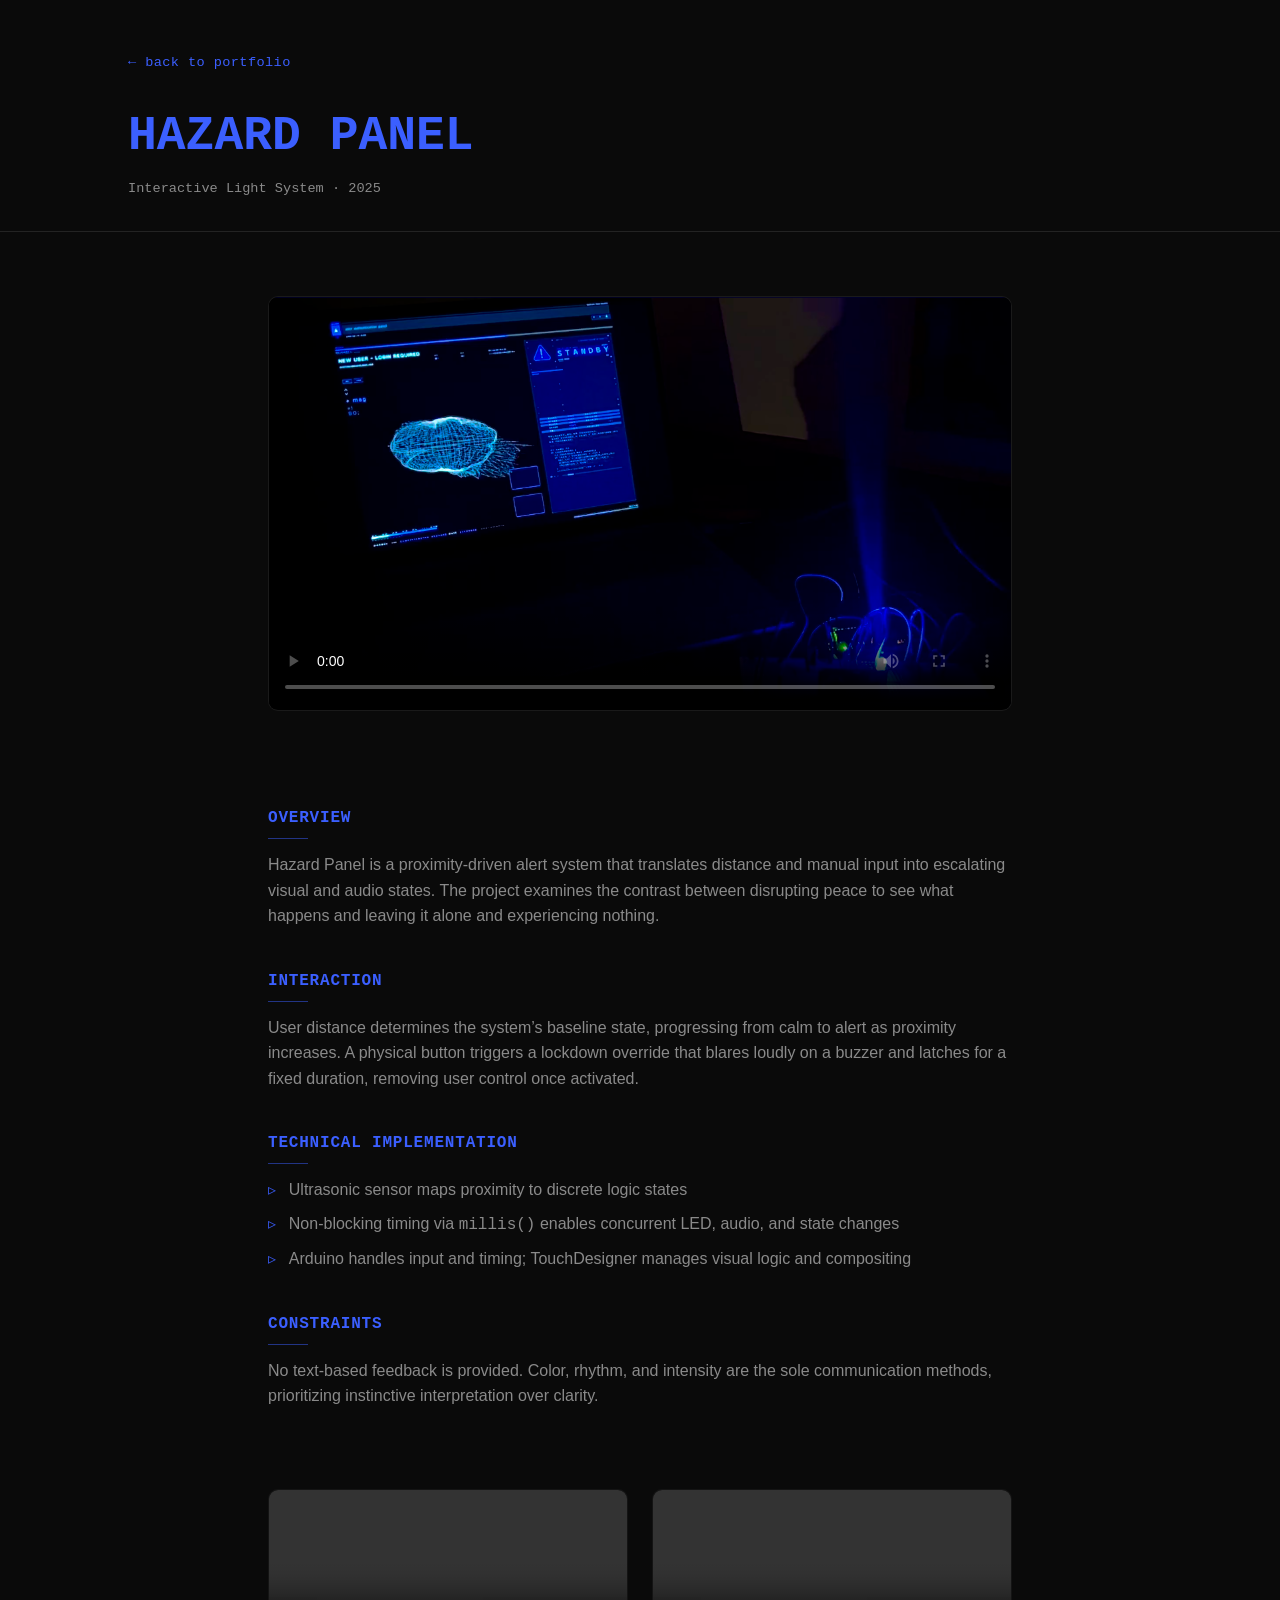
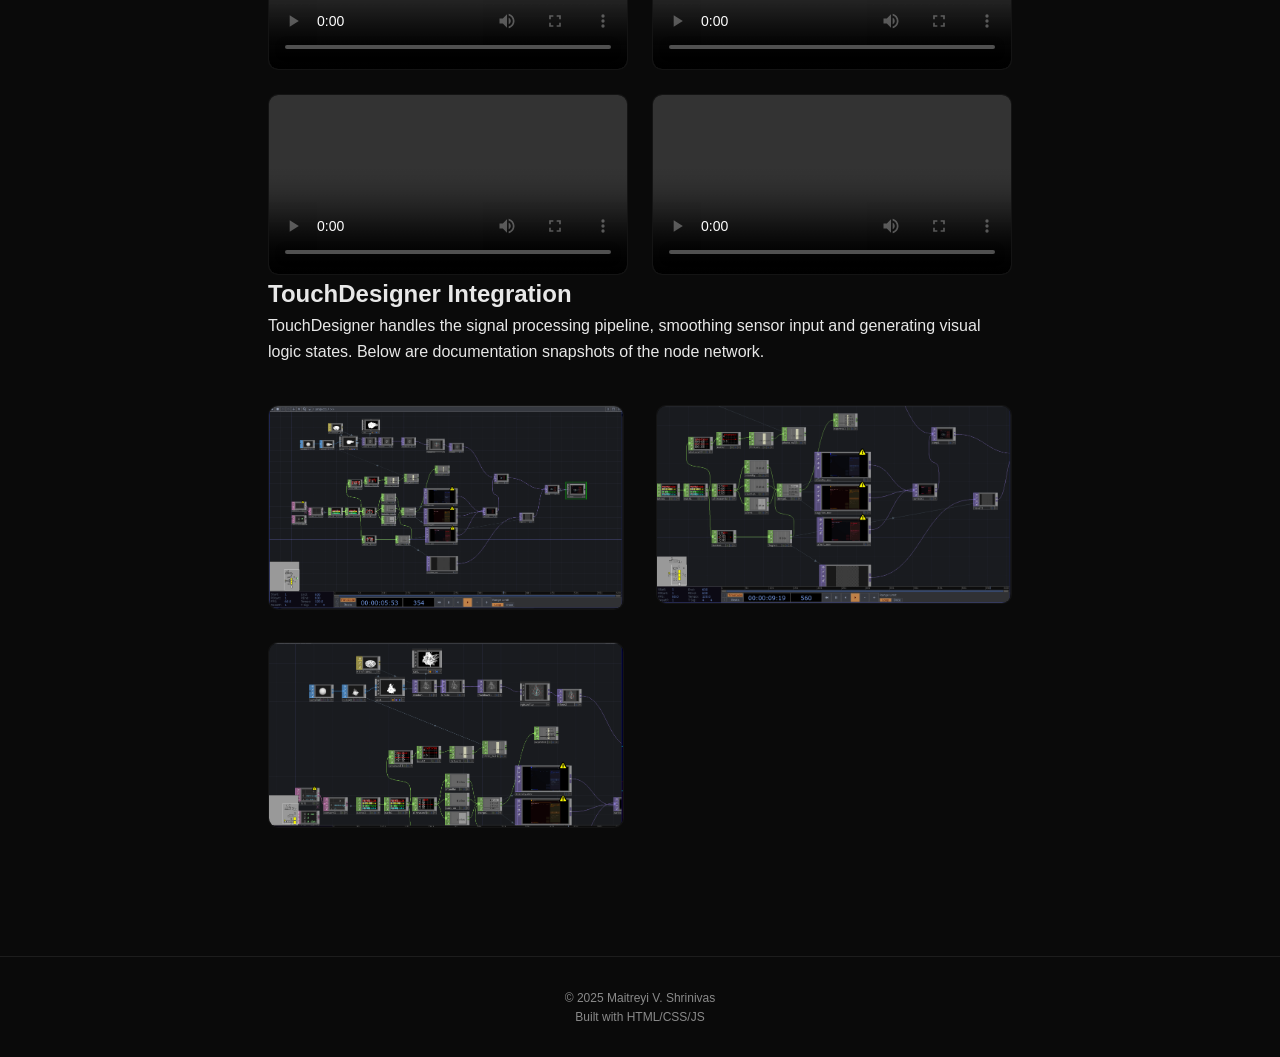
<file: projects/hazard.html>
<!DOCTYPE html>
<html lang="en">
<head>
  <meta charset="UTF-8">
  <meta name="viewport" content="width=device-width, initial-scale=1.0">
  <title>Hazard Panel | Maitreyi V. Shrinivas</title>
  <link rel="stylesheet" href="../style.css">
  <style>
    /* ===== GLOBAL RESET ===== */
* {
  margin: 0;
  padding: 0;
  box-sizing: border-box;
}

body {
  font-family: 'Barlow', sans-serif;
  background-color: #0a0a0a;
  color: #e8e8e8;
  line-height: 1.6;
  overflow-x: hidden;
}

/* ===== COLOR SYSTEM ===== */
:root {
  --accent-blue: #3b5fff;
  --accent-red: #ff3b3b;
  --panel-dark: #111;
  --panel-border: rgba(255,255,255,0.08);
  --text-dim: #8a8a8a;
}

/* ===== PAGE HEADER ===== */
header {
  text-align: left;
  padding: 3rem 10vw 2rem;
  border-bottom: 1px solid rgba(255,255,255,0.1);
}

header .back {
  color: var(--accent-blue);
  text-decoration: none;
  font-family: 'IBM Plex Mono', monospace;
  font-size: 0.85rem;
  letter-spacing: 0.03em;
}

header h1 {
  margin-top: 1.5rem;
  font-family: 'IBM Plex Mono', monospace;
  text-transform: uppercase;
  color: var(--accent-blue);
  font-size: clamp(2rem, 5vw, 3rem);
}

.meta {
  color: var(--text-dim);
  font-family: 'IBM Plex Mono', monospace;
  font-size: 0.85rem;
  margin-top: 0.2rem;
}

/* ===== MAIN LAYOUT ===== */
main {
  padding: 4rem 10vw;
  max-width: 1000px;
  margin: auto;
}

/* ===== HERO VIDEO ===== */
.hero video,
.hero img {
  width: 100%;
  border-radius: 10px;
  border: 1px solid rgba(255,255,255,0.1);
  background: #000;
  margin-bottom: 3rem;
}

/* ===== DETAILS ===== */
.details h2 {
  font-family: 'IBM Plex Mono', monospace;
  color: var(--accent-blue);
  text-transform: uppercase;
  font-size: 1rem;
  letter-spacing: 0.05em;
  margin: 2.5rem 0 0.8rem;
  position: relative;
}

.details h2::after {
  content: "";
  display: block;
  width: 2.5rem;
  height: 1px;
  background: var(--accent-blue);
  opacity: 0.5;
  margin-top: 0.4rem;
}

.details p,
.details ul {
  color: var(--text-dim);
  font-size: 1rem;
  margin-bottom: 1.4rem;
}

.details ul {
  list-style: none;
}

.details li {
  padding-left: 1.3rem;
  position: relative;
  margin-bottom: 0.5rem;
}

.details li::before {
  content: "▹";
  position: absolute;
  left: 0;
  color: var(--accent-blue);
  opacity: 0.9;
}

/* ===== STATE GRID ===== */
.state-grid {
  margin-top: 2rem;
  display: grid;
  grid-template-columns: repeat(auto-fit, minmax(280px, 1fr));
  gap: 1.5rem;
}

.state-grid video {
  width: 100%;
  border-radius: 10px;
  border: 1px solid var(--panel-border);
  background: #000;
}

/* ===== DOC GRID ===== */
.doc-grid {
  margin-top: 2.5rem;
  display: grid;
  grid-template-columns: repeat(auto-fit, minmax(320px, 1fr));
  gap: 2rem;
}

.doc-grid img {
  width: 100%;
  border-radius: 10px;
  border: 1px solid var(--panel-border);
  background: #000;
}

/* ===== FOOTER ===== */
footer {
  text-align: center;
  padding: 2rem 0;
  border-top: 1px solid rgba(255,255,255,0.08);
  font-size: 0.75rem;
  color: var(--text-dim);
  margin-top: 4rem;
}

/* ===== RESPONSIVE ===== */
@media (max-width: 900px) {
  main {
    padding: 3rem 6vw;
  }
}
@media (max-width: 600px) {
  header {
    padding: 2rem 6vw;
  }
  main {
    padding: 2rem 6vw;
  }
}

  </style>
</head>

<body>

  <header>
    <a href="../index.html" class="back">← back to portfolio</a>
    <h1>Hazard Panel</h1>
    <p class="meta">Interactive Light System · 2025</p>
  </header>

  <main>

    <!-- ===== HERO DEMO ===== -->
    <div class="hero">
      <video controls poster="../assets/hazard_thumb.png">
        <source src="../assets/laptop_demo.mp4" type="video/mp4">
      </video>
    </div>

    <!-- ===== INTRO TEXT ===== -->
   <section class="details">
  <h2>Overview</h2>
  <p>
    Hazard Panel is a proximity-driven alert system that translates distance and manual input into escalating
    visual and audio states. The project examines the contrast between disrupting peace to see what happens and leaving it alone and experiencing nothing.
  </p>

  <h2>Interaction</h2>
  <p>
    User distance determines the system’s baseline state, progressing from calm to alert as proximity
    increases. A physical button triggers a lockdown override that blares loudly on a buzzer and latches for a fixed duration,
    removing user control once activated.
  </p>

  <h2>Technical Implementation</h2>
  <ul>
    <li>Ultrasonic sensor maps proximity to discrete logic states</li>
    <li>Non-blocking timing via <code>millis()</code> enables concurrent LED, audio, and state changes</li>
    <li>Arduino handles input and timing; TouchDesigner manages visual logic and compositing</li>
  </ul>

  <h2>Constraints</h2>
  <p>
    No text-based feedback is provided. Color, rhythm, and intensity are the sole communication methods,
    prioritizing instinctive interpretation over clarity.
  </p>
</section>

<br>
      <div class="state-grid">
        <video controls>
          <source src="../assets/lockdown.mp4" type="video/mp4">
        </video>

        <video controls>
          <source src="../assets/standby.mp4" type="video/mp4">
        </video>

        <video controls>
          <source src="../assets/caution.mp4" type="video/mp4">
        </video>

        <video controls>
          <source src="../assets/alert.mp4" type="video/mp4">
        </video>
      </div>

      <h2>TouchDesigner Integration</h2>
      <p>
        TouchDesigner handles the signal processing pipeline, smoothing sensor input and
        generating visual logic states. Below are documentation snapshots of the node network.
      </p>

      <div class="doc-grid">
        <img src="../assets/hazard_td1.png" alt="TouchDesigner network full">
        <img src="../assets/hazard_td2.png" alt="TouchDesigner network close1">
        <img src="../assets/hazard_td3.png" alt="TouchDesigner network close2">
      </div>

    </section>
  </main>

  <footer style="text-align:center;padding:2rem 0;border-top:1px solid rgba(255,255,255,0.08);font-size:0.75rem;color:#8a8a8a;">
    © 2025 Maitreyi V. Shrinivas
    <p>Built with HTML/CSS/JS</p>
  </footer>

</body>
</html>
</file>
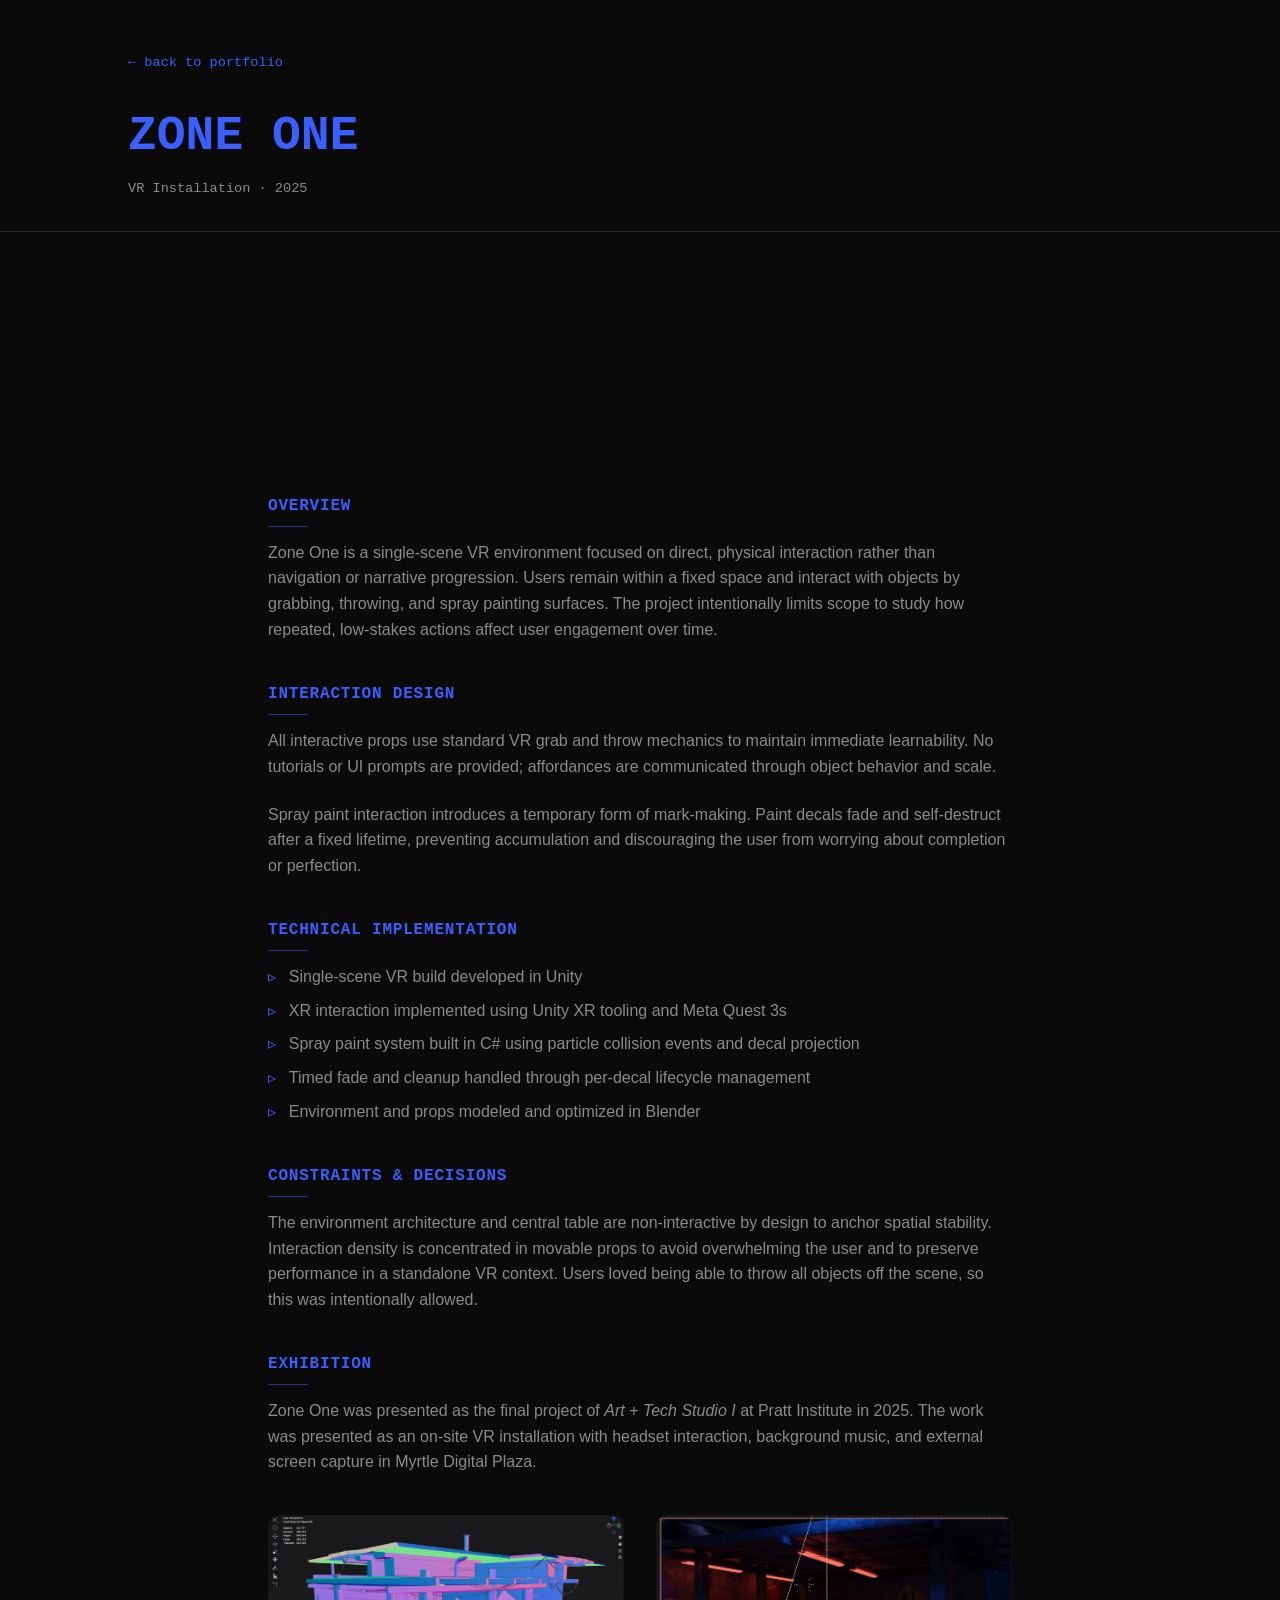
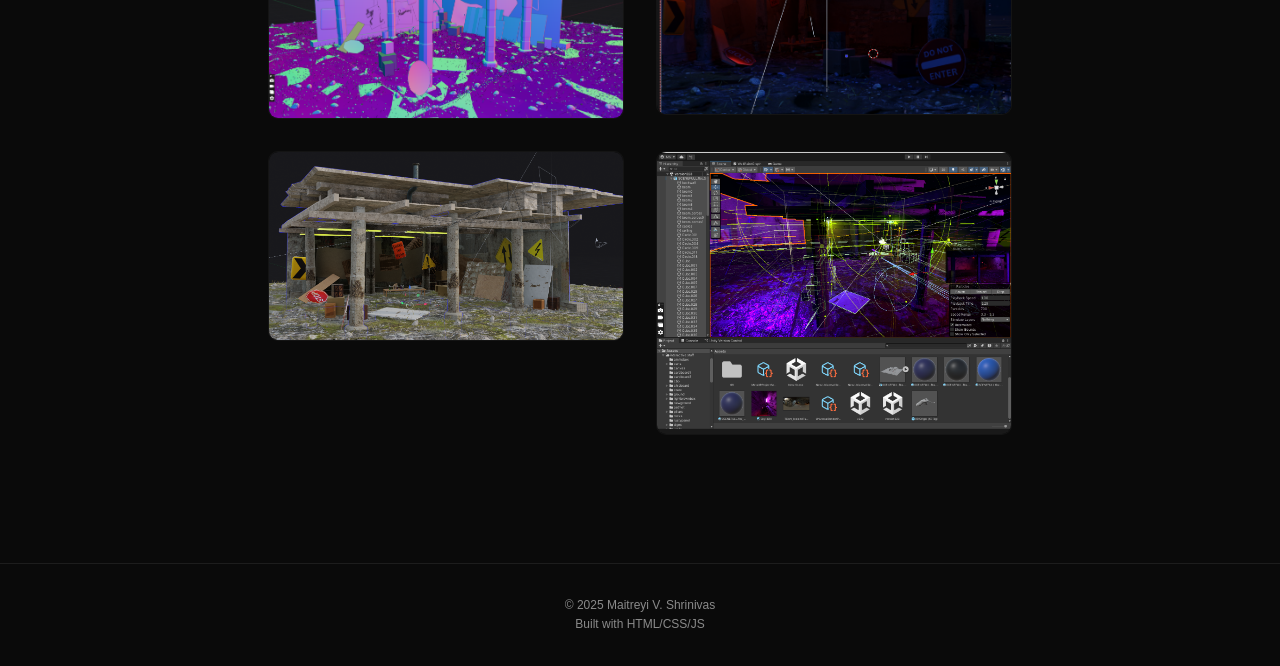
<file: projects/zoneone.html>
<!DOCTYPE html>
<html lang="en">
<head>
  <meta charset="UTF-8">
  <meta name="viewport" content="width=device-width, initial-scale=1.0">
  <title>Zone One | Maitreyi V. Shrinivas</title>
  <link rel="stylesheet" href="../style.css">
  <style>
    /* ===== GLOBAL RESET ===== */
    * {
      margin: 0;
      padding: 0;
      box-sizing: border-box;
    }

    body {
      font-family: 'Barlow', sans-serif;
      background-color: #0a0a0a;
      color: #e8e8e8;
      line-height: 1.6;
      overflow-x: hidden;
    }

    :root {
      --accent-blue: #3b5fff;
      --panel-border: rgba(255,255,255,0.08);
      --text-dim: #8a8a8a;
    }

    header {
      padding: 3rem 10vw 2rem;
      border-bottom: 1px solid rgba(255,255,255,0.1);
    }

    header .back {
      color: var(--accent-blue);
      text-decoration: none;
      font-family: 'IBM Plex Mono', monospace;
      font-size: 0.85rem;
    }

    header h1 {
      margin-top: 1.5rem;
      font-family: 'IBM Plex Mono', monospace;
      text-transform: uppercase;
      color: var(--accent-blue);
      font-size: clamp(2rem, 5vw, 3rem);
    }

    .meta {
      color: var(--text-dim);
      font-family: 'IBM Plex Mono', monospace;
      font-size: 0.85rem;
      margin-top: 0.2rem;
    }

    main {
      padding: 4rem 10vw;
      max-width: 1000px;
      margin: auto;
    }

    .hero video {
      width: 100%;
      border-radius: 10px;
      border: 1px solid var(--panel-border);
      background: #000;
      margin-bottom: 3rem;
    }

    .details h2 {
      font-family: 'IBM Plex Mono', monospace;
      color: var(--accent-blue);
      text-transform: uppercase;
      font-size: 1rem;
      letter-spacing: 0.05em;
      margin: 2.5rem 0 0.8rem;
    }

    .details h2::after {
      content: "";
      display: block;
      width: 2.5rem;
      height: 1px;
      background: var(--accent-blue);
      opacity: 0.5;
      margin-top: 0.4rem;
    }

    .details p,
    .details ul {
      color: var(--text-dim);
      font-size: 1rem;
      margin-bottom: 1.4rem;
    }

    .details ul {
      list-style: none;
    }

    .details li {
      padding-left: 1.3rem;
      position: relative;
      margin-bottom: 0.5rem;
    }

    .details li::before {
      content: "▹";
      position: absolute;
      left: 0;
      color: var(--accent-blue);
    }

    .doc-grid {
      margin-top: 2.5rem;
      display: grid;
      grid-template-columns: repeat(auto-fit, minmax(320px, 1fr));
      gap: 2rem;
    }

    .doc-grid img {
      width: 100%;
      border-radius: 10px;
      border: 1px solid var(--panel-border);
      background: #000;
    }

    footer {
      text-align: center;
      padding: 2rem 0;
      border-top: 1px solid rgba(255,255,255,0.08);
      font-size: 0.75rem;
      color: var(--text-dim);
      margin-top: 4rem;
    }
  </style>
</head>

<body>

<header>
  <a href="../index.html" class="back">← back to portfolio</a>
  <h1>Zone One</h1>
  <p class="meta">VR Installation · 2025</p>
</header>

<main>

  <!-- HERO DEMO -->
  <div class="hero">
    <div class="hero">
  <iframe
    width="100%"
    height="100%"
    src="https://www.youtube.com/embed/g2h6ZZs1HRs"
    title="Zone One VR Installation Documentation"
    frameborder="0"
    allow="accelerometer; autoplay; clipboard-write; encrypted-media; gyroscope; picture-in-picture"
    allowfullscreen>
  </iframe>
</div>

  </div>

  <!-- DETAILS --><section class="details">

  <h2>Overview</h2>
  <p>
    Zone One is a single-scene VR environment focused on direct, physical interaction
    rather than navigation or narrative progression. Users remain within a fixed space
    and interact with objects by grabbing, throwing, and spray painting surfaces.
    The project intentionally limits scope to study how repeated, low-stakes actions
    affect user engagement over time.
  </p>

  <h2>Interaction Design</h2>
  <p>
    All interactive props use standard VR grab and throw mechanics to maintain
    immediate learnability. No tutorials or UI prompts are provided;
    affordances are communicated through object behavior and scale. 
  </p>
  <p>
    Spray paint interaction introduces a temporary form of mark-making. Paint decals
    fade and self-destruct after a fixed lifetime, preventing accumulation and
    discouraging the user from worrying about completion or perfection.
  </p>

  <h2>Technical Implementation</h2>
  <ul>
    <li>Single-scene VR build developed in Unity</li>
    <li>XR interaction implemented using Unity XR tooling and Meta Quest 3s</li>
    <li>Spray paint system built in C# using particle collision events and decal projection</li>
    <li>Timed fade and cleanup handled through per-decal lifecycle management</li>
    <li>Environment and props modeled and optimized in Blender</li>
  </ul>

  <h2>Constraints & Decisions</h2>
  <p>
    The environment architecture and central table are non-interactive by design
    to anchor spatial stability. Interaction density is concentrated in movable props
    to avoid overwhelming the user and to preserve performance in a standalone VR context.
    Users loved being able to throw all objects off the scene, so this was intentionally 
    allowed.
  </p>

  <h2>Exhibition</h2>
  <p>
    Zone One was presented as the final project of <em>Art + Tech Studio I</em> at Pratt Institute in 2025.
    The work was presented as an on-site VR installation with headset interaction, background music, and
    external screen capture in Myrtle Digital Plaza.
  </p>

</section>


<section>


    <div class="doc-grid">
      <img src="../assets/axiom_doc1.png" alt="Early spatial blockout">
      <img src="../assets/axiom_doc2.png" alt="Shader and lighting tests">
      <img src="../assets/axiom_doc4.png" alt="Blender texture assignments  ">
      <img src="../assets/axiom_doc3.png" alt="Unity Setup">
    </div>
  </section>

</main>

<footer>
  © 2025 Maitreyi V. Shrinivas
  <p>Built with HTML/CSS/JS</p>
</footer>

</body>
</html>
</file>
<file: style.css>
/* ===== GLOBAL RESET ===== */
* {
  margin: 0;
  padding: 0;
  box-sizing: border-box;
}

body {
  font-family: 'Barlow', sans-serif;
  background-color: #0a0a0a;
  color: #e8e8e8;
  line-height: 1.5;
  overflow-x: hidden;
}

/* ===== COLOR SYSTEM ===== */
:root {
  --accent-blue: #3b5fff;
  --accent-red: #ff3b3b;
  --accent-gray: #1a1a1a;
  --text-dim: #8a8a8a;
}

/* ===== NAVIGATION ===== */
#nav {
  position: fixed;
  top: 0;
  width: 100%;
  background: rgba(5, 5, 5, 0.9);
  border-bottom: 1px solid rgba(255,255,255,0.05);
  display: flex;
  justify-content: center;
  gap: 3rem;
  padding: 1rem 0;
  z-index: 1000;
  font-family: 'IBM Plex Mono', monospace;
  text-transform: uppercase;
  font-size: 0.85rem;
}

#nav a {
  color: var(--text-dim);
  text-decoration: none;
  transition: 0.2s;
}

#nav a:hover {
  color: var(--accent-blue);
}

/* ===== LANDING ===== */
#landing {
  height: 100vh;
  display: flex;
  flex-direction: column;
  justify-content: center;
  align-items: center;
  text-align: center;
  letter-spacing: 0.05em;
  background: linear-gradient(180deg, #0a0a0a 70%, #111 100%);
}

#landing h1 {
  font-size: clamp(2rem, 6vw, 6rem);
  font-weight: 700;
  letter-spacing: -0.02em;
  text-transform: uppercase;
}

#landing p {
  font-family: 'IBM Plex Mono', monospace;
  color: var(--text-dim);
  margin-top: 1rem;
  font-size: 0.95rem;
}

.scroll-indicator {
  position: absolute;
  bottom: 2rem;
  font-family: 'IBM Plex Mono', monospace;
  color: var(--accent-blue);
  font-size: 1rem;
  opacity: 0.6;
}

/* ===== SECTIONS ===== */
.section {
  padding: 8rem 10vw;
  border-top: 1px solid rgba(255,255,255,0.08);
}

.section h2 {
  font-family: 'IBM Plex Mono', monospace;
  text-transform: uppercase;
  font-size: 1.2rem;
  color: var(--accent-blue);
  margin-bottom: 2rem;
}

/* ===== WORK GRID ===== */
.work-grid {
  display: grid;
  grid-template-columns: repeat(auto-fit, minmax(300px, 1fr));
  gap: 2rem;
}

.project {
  position: relative;
  overflow: hidden;
  border: 1px solid rgba(255,255,255,0.08);
  background: #0d0d0d;
  transition: transform 0.3s ease;
}

.project:hover {
  transform: scale(1.01);
  border-color: var(--accent-blue);
}

.project video,
.project img {
  width: 100%;
  height: auto;
  display: block;
  filter: grayscale(0.2) contrast(1.1);
}

.caption {
  padding: 1rem;
}

.caption h3 {
  font-weight: 600;
  text-transform: uppercase;
  font-size: 1rem;
}

.caption p {
  color: var(--text-dim);
  font-family: 'IBM Plex Mono', monospace;
  font-size: 0.8rem;
}

/* ===== REEL ===== */
.reel-wrapper video {
  width: 100%;
  border: 1px solid rgba(255,255,255,0.1);
  margin-bottom: 1rem;
}

.reel-desc {
  font-size: 0.9rem;
  color: var(--text-dim);
  max-width: 700px;
}

/* ===== PROCESS SECTION ===== */
.process-gallery {
  display: grid;
  grid-template-columns: repeat(auto-fit, minmax(300px, 1fr));
  gap: 1.5rem;
}

.process-item {
  position: relative;
  overflow: hidden;
  background: #0d0d0d;
  border: 1px solid rgba(255,255,255,0.05);
}

.process-item img,
.process-item video {
  width: 100%;
  height: 100%;
  object-fit: cover;
  filter: grayscale(1) contrast(1.2);
  opacity: 0.8;
  transition: 0.4s;
}

.process-item:hover img,
.process-item:hover video {
  filter: none;
  opacity: 1;
}

.overlay {
  position: absolute;
  bottom: 0;
  background: rgba(0,0,0,0.7);
  padding: 1rem;
  width: 100%;
  transition: 0.3s;
}

.overlay h4 {
  text-transform: uppercase;
  color: var(--accent-blue);
  font-size: 0.9rem;
}

.overlay p {
  font-family: 'IBM Plex Mono', monospace;
  font-size: 0.75rem;
  color: #ccc;
}

/* ===== ABOUT ===== */
.about-grid {
  display: flex;
  flex-wrap: wrap;
  gap: 2rem;
  align-items: center;
}

.about-grid img {
  width: 240px;
  border: 1px solid rgba(255,255,255,0.08);
  filter: grayscale(0.6);
}

.about-grid .text {
  flex: 1;
  max-width: 600px;
  color: #d0d0d0;
  font-size: 0.95rem;
  line-height: 1.7;
}

/* ===== CONTACT ===== */
#contact {
  text-align: center;
}

#contact a {
  color: var(--accent-blue);
  text-decoration: none;
  font-family: 'IBM Plex Mono', monospace;
}

.socials {
  margin-top: 0.5rem;
  color: var(--text-dim);
  font-size: 0.85rem;
}

/* ===== FOOTER ===== */
footer {
  text-align: center;
  padding: 2rem 0;
  border-top: 1px solid rgba(255,255,255,0.08);
  font-size: 0.75rem;
  color: var(--text-dim);
}

/* ===== RESPONSIVE ===== */
@media (max-width: 768px) {
  #nav {
    gap: 1rem;
    font-size: 0.75rem;
  }
  .section {
    padding: 5rem 6vw;
  }
}

.subtitle {
  font-family: 'IBM Plex Mono', monospace;
  color: var(--accent-blue);
  margin-top: 0.5rem;
  font-size: 1rem;
}

.tags {
  margin: 0.5rem 0;
  display: flex;
  flex-wrap: wrap;
  gap: 0.4rem;
}

.tags span {
  background: rgba(59,95,255,0.15);
  color: var(--accent-blue);
  font-size: 0.65rem;
  padding: 0.2rem 0.4rem;
  border-radius: 3px;
  font-family: 'IBM Plex Mono', monospace;
}

.summary {
  color: var(--text-dim);
  font-size: 0.75rem;
  margin-top: 0.3rem;
}

.case-link {
  font-family: 'IBM Plex Mono', monospace;
  color: var(--accent-blue);
  font-size: 0.75rem;
  text-decoration: none;
}

.case-link:hover {
  text-decoration: underline;
}
/* ===== ABOUT + CONTACT GRID ===== */
.about-contact-grid {
  display: flex;
  justify-content: space-between;
  gap: 6rem;
  align-items: flex-start;
  flex-wrap: wrap;
}

.about-column,
.contact-column {
  flex: 1 1 400px;
}

.about-column .text {
  max-width: 600px;
}

.contact-column {
  text-align: left;
}

.contact-column h2 {
  text-transform: uppercase;
  color: var(--accent-blue);
  font-family: 'IBM Plex Mono', monospace;
  font-size: 1.2rem;
  margin-bottom: 1rem;
}
/* ===== GALLERY HUB (matching Featured Works) ===== */
.gallery-grid {
  display: grid;
  grid-template-columns: repeat(auto-fit, minmax(300px, 1fr));
  gap: 2rem;
}

.gallery-card {
  position: relative;
  overflow: hidden;
  border: 1px solid rgba(255,255,255,0.08);
  background: #0d0d0d;
  transition: transform 0.3s ease;
}

.gallery-card:hover {
  transform: scale(1.01);
  border-color: var(--accent-blue);
}

.gallery-card img {
  width: 100%;
  height: auto;
  display: block;
  filter: grayscale(0.2) contrast(1.1);
  transition: transform 0.4s ease;
}

.gallery-card:hover img {
  transform: scale(1.05);
}

.gallery-card .overlay {
  position: absolute;
  bottom: 0;
  width: 100%;
  background: rgba(0,0,0,0.7);
  padding: 1rem;
  transition: background 0.3s;
}

.gallery-card:hover .overlay {
  background: rgba(0,0,0,0.9);
}

.gallery-card h3 {
  color: var(--accent-blue);
  font-family: 'IBM Plex Mono', monospace;
  text-transform: uppercase;
  font-size: 1rem;
}

.gallery-card p {
  font-size: 0.8rem;
  color: var(--text-dim);
  margin-top: 0.4rem;
}

/* ===== UNIVERSAL IMAGE MODAL ===== */
#img-modal {
  position: fixed;
  top: 0;
  left: 0;
  width: 100%;
  height: 100%;
  background: rgba(0,0,0,0.9);
  display: flex;
  justify-content: center;
  align-items: center;
  opacity: 0;
  pointer-events: none;
  transition: opacity 0.3s ease;
  z-index: 9999;
}

#img-modal.active {
  opacity: 1;
  pointer-events: auto;
}

#img-modal img {
  max-width: 90%;
  max-height: 90%;
  cursor: zoom-out;
  transform: scale(1);
  transition: transform 0.3s ease;
}

#img-modal img.zoomed {
  transform: scale(1.5);
}

/* ===== LANDING IMAGE BACKGROUND ===== */
#landing {
  background: url("assets/header_image.png") center center / cover no-repeat;
  background-attachment: scroll; 
  min-height: 100vh;
  display: flex;
  flex-direction: column;
  justify-content: center;
  align-items: center;
  position: relative;
}

#landing::after {
  content: "";
  position: absolute;
  inset: 0;
  background: rgba(0, 0, 0, 0.5); 
  z-index: 0;
}

#landing .intro-text,
#landing .scroll-indicator {
  position: relative;
  z-index: 1; 
}
/* ===== STATIC IMAGE WITH GLOW ANIMATION ===== */
#landing {
  position: relative;
  min-height: 100vh;
  display: flex;
  flex-direction: column;
  justify-content: center;
  align-items: center;
  overflow: hidden;
}

.bg-image {
  position: absolute;
  inset: 0;
  background: url("assets/header_image.png") center center / cover no-repeat;
  filter: brightness(0.6) saturate(1.2);
  z-index: 0;
  animation: glowShift 14s ease-in-out infinite alternate;
}

#landing::after {
  content: "";
  position: absolute;
  inset: 0;
  background: radial-gradient(ellipse at center, rgba(0,0,0,0.1) 0%, rgba(0,0,0,0.7) 100%);
  z-index: 1;
}

#landing .intro-text,
#landing .scroll-indicator {
  position: relative;
  z-index: 2;
}

@keyframes glowShift {
  0% {
    filter: brightness(0.55) saturate(1.1) hue-rotate(0deg);
  }
  50% {
    filter: brightness(0.8) saturate(1.3) hue-rotate(20deg);
  }
  100% {
    filter: brightness(0.6) saturate(1.15) hue-rotate(-10deg);
  }
}

/* ===== PAGE HEADERS ===== */
.page-header {
  position: relative;
  text-align: center;
  padding: 3rem 0 2rem 0;
  border-bottom: 1px solid rgba(255,255,255,0.1);
}

.page-header .back {
  position: absolute;
  left: 8vw;
  top: 3rem;
  color: var(--accent-blue);
  text-decoration: none;
  font-family: 'IBM Plex Mono', monospace;
  font-size: 0.85rem;
  letter-spacing: 0.03em;
}

/* ===== GALLERY ITEMS ===== */
.work {
  border: 1px solid rgba(255,255,255,0.1);
  background: #0d0d0d;
  padding: 0.75rem;
  transition: transform 0.3s ease, box-shadow 0.3s ease;
}

.work:hover {
  transform: translateY(-6px) scale(1.03);
  box-shadow: 0 0 18px rgba(59,95,255,0.2);
}

.caption {
  font-family: 'IBM Plex Mono', monospace;
  color: #8a8a8a;
  font-size: 0.9rem;
  margin-top: 0.6rem;
  line-height: 1.4;
}

/* ===== LIGHTBOX ===== */
.lightbox {
  display: none;
  position: fixed;
  z-index: 1000;
  inset: 0;
  background: rgba(0, 0, 0, 0.9);
  justify-content: center;
  align-items: center;
  cursor: grab;
}

.lightbox img {
  max-width: 90%;
  max-height: 90%;
  transition: transform 0.1s ease;
}

main {
  padding: 6rem 10vw;
  max-width: 2000px;
}

main .gallery-grid {
  grid-template-columns: repeat(auto-fit, minmax(500px, 1fr));
  gap: 3rem;
}

main .work img {
  border-radius: 6px;
}

#gallery.section {
  max-width: none;
  width: 100%;
  padding-left: 5vw;
  padding-right: 5vw;
}

#gallery .work-grid {
  display: grid;
  grid-template-columns: repeat(auto-fit, minmax(600px, 1fr));
  gap: 3rem;
  width: 100%;
}

#gallery .project img {
  width: 100%;
  height: auto;
  object-fit: cover;
}

#wip-overlay {
  position: fixed;
  inset: 0;
  background: rgba(10,10,10,0.96);
  display: flex;
  align-items: center;
  justify-content: center;
  z-index: 9999;
}

.wip-box {
  background: #0d0d0d;
  border: 1px solid rgba(255,255,255,0.08);
  padding: 2rem 2.5rem;
  text-align: center;
  font-family: 'IBM Plex Mono', monospace;
}

.wip-box h1 {
  color: var(--accent-blue);
  font-size: 1.5rem;
  margin-bottom: 0.75rem;
  text-transform: uppercase;
}

.wip-box p {
  color: var(--text-dim);
  font-size: 0.85rem;
  margin: 0.4rem 0;
}

.wip-box button {
  margin-top: 1rem;
  padding: 0.5rem 1.2rem;
  background: transparent;
  color: var(--accent-blue);
  border: 1px solid var(--accent-blue);
  font-family: 'IBM Plex Mono', monospace;
  font-size: 0.8rem;
  cursor: pointer;
}

/* ===== MOBILE GALLERY FIX ===== */
@media (max-width: 768px) {

  /* Ensure gallery sections respect page padding */
  #gallery.section,
  .section {
    padding-left: 6vw;
    padding-right: 6vw;
  }

  /* Force galleries to single-column */
  .gallery-grid,
  .work-grid,
  #gallery .work-grid {
    grid-template-columns: 1fr;
    gap: 1.5rem;
  }

  /* Prevent oversized images from forcing width */
  .gallery-card img,
  .project img,
  .work img {
    width: 100%;
    height: auto;
  }

  /* Reduce caption density */
  .caption,
  .gallery-card p {
    font-size: 0.75rem;
    line-height: 1.4;
  }

  .gallery-card img,
.project img {
  max-height: 70vh;
  object-fit: cover;
}

/* ===== DOCUMENTATION GALLERY (Reusable) ===== */
.doc-gallery {
  display: grid;
  grid-template-columns: repeat(auto-fit, minmax(420px, 1fr));
  gap: 2.5rem;
  margin: 4rem auto;
}

.doc-item {
  display: flex;
  gap: 1.5rem;
  align-items: flex-start;
  background: #0d0d0d;
  border: 1px solid rgba(255,255,255,0.08);
  padding: 1rem;
}

.doc-item img {
  width: 100%;
  max-width: 380px;
  height: auto;
  object-fit: cover;
  cursor: pointer;
}

.doc-caption {
  flex: 1;
  font-family: 'IBM Plex Mono', monospace;
  font-size: 0.8rem;
  color: var(--text-dim);
  line-height: 1.6;
}

/* Mobile collapse */
@media (max-width: 900px) {
  .doc-item {
    flex-direction: column;
  }
}
/* ===== DOCUMENTATION GALLERY (DARK THEME, CAPTIONED) ===== */
.gallery {
  display: grid;
  grid-template-columns: repeat(auto-fit, minmax(420px, 1fr));
  gap: 2.5rem;
  margin: 4rem auto;
}

.gallery-item {
  display: flex;
  gap: 1.5rem;
  align-items: flex-start;
  background: #0d0d0d;
  border: 1px solid rgba(255,255,255,0.08);
  padding: 1.2rem;
}

.gallery-item img {
  width: 100%;
  max-width: 380px;
  height: auto;
  object-fit: cover;
  cursor: pointer;
}

.gallery-caption {
  flex: 1;
  font-family: 'IBM Plex Mono', monospace;
  font-size: 0.8rem;
  color: var(--text-dim);
  line-height: 1.6;
}

@media (max-width: 900px) {
  .gallery-item {
    flex-direction: column;
  }

  .gallery-item img {
    max-width: 100%;
  }
}

/* ===== DOCUMENTATION IMAGE NORMALIZATION ===== */
.gallery-item {
  align-items: stretch; /* forces image + caption to same vertical rhythm */
}

.gallery-item img {
  max-width: 380px;          /* MATCHES Occluder */
  width: 100%;
  height: 240px;             /* HARD HEIGHT for consistency */
  object-fit: cover;         /* prevents distortion */
  border-radius: 6px;
  border: 1px solid var(--panel-border);
  background: #000;
}

/* Caption spacing parity */
.gallery-caption {
  padding-top: 0.25rem;
}
/* ===== PROJECT DOCUMENTATION (STABLE, REUSABLE) ===== */

.project-docs {
  display: grid;
  grid-template-columns: repeat(auto-fit, minmax(460px, 1fr));
  gap: 2.5rem;
  margin: 4rem auto;
}

.project-doc {
  display: flex;
  gap: 1.5rem;
  align-items: flex-start;
  background: #0d0d0d;
  border: 1px solid rgba(255,255,255,0.08);
  padding: 1.2rem;
}

.project-doc img {
  width: 100%;
  max-width: 380px;   /* MATCHES Occluder */
  height: 240px;      /* HARD LOCK */
  object-fit: cover;
  border-radius: 6px;
  border: 1px solid rgba(255,255,255,0.08);
  background: #000;
}

.project-doc p {
  font-family: 'IBM Plex Mono', monospace;
  font-size: 0.8rem;
  color: var(--text-dim);
  line-height: 1.6;
}

/* Mobile collapse */
@media (max-width: 900px) {
  .project-doc {
    flex-direction: column;
  }

  .project-doc img {
    max-width: 100%;
    height: auto;
  }
}
/* ===== THUMBNAIL GALLERY (ZONE ONE + OCCLUDER) ===== */

.gallery {
  display: grid;
  grid-template-columns: repeat(auto-fit, minmax(260px, 1fr));
  gap: 2rem;
  margin: 4rem auto;
}

.gallery-item {
  display: flex;
  flex-direction: column;
  gap: 0.6rem;
}

.gallery-item img {
  width: 100%;
  height: 180px;              /* HARD LOCK — all thumbnails same */
  object-fit: cover;          /* uniform crop */
  border-radius: 8px;
  border: 1px solid var(--panel-border);
  background: #000;
  cursor: zoom-in;
}

.gallery-caption {
  font-size: 0.8rem;
  color: var(--text-dim);
  font-family: 'IBM Plex Mono', monospace;
  line-height: 1.5;
}

}
</file>
